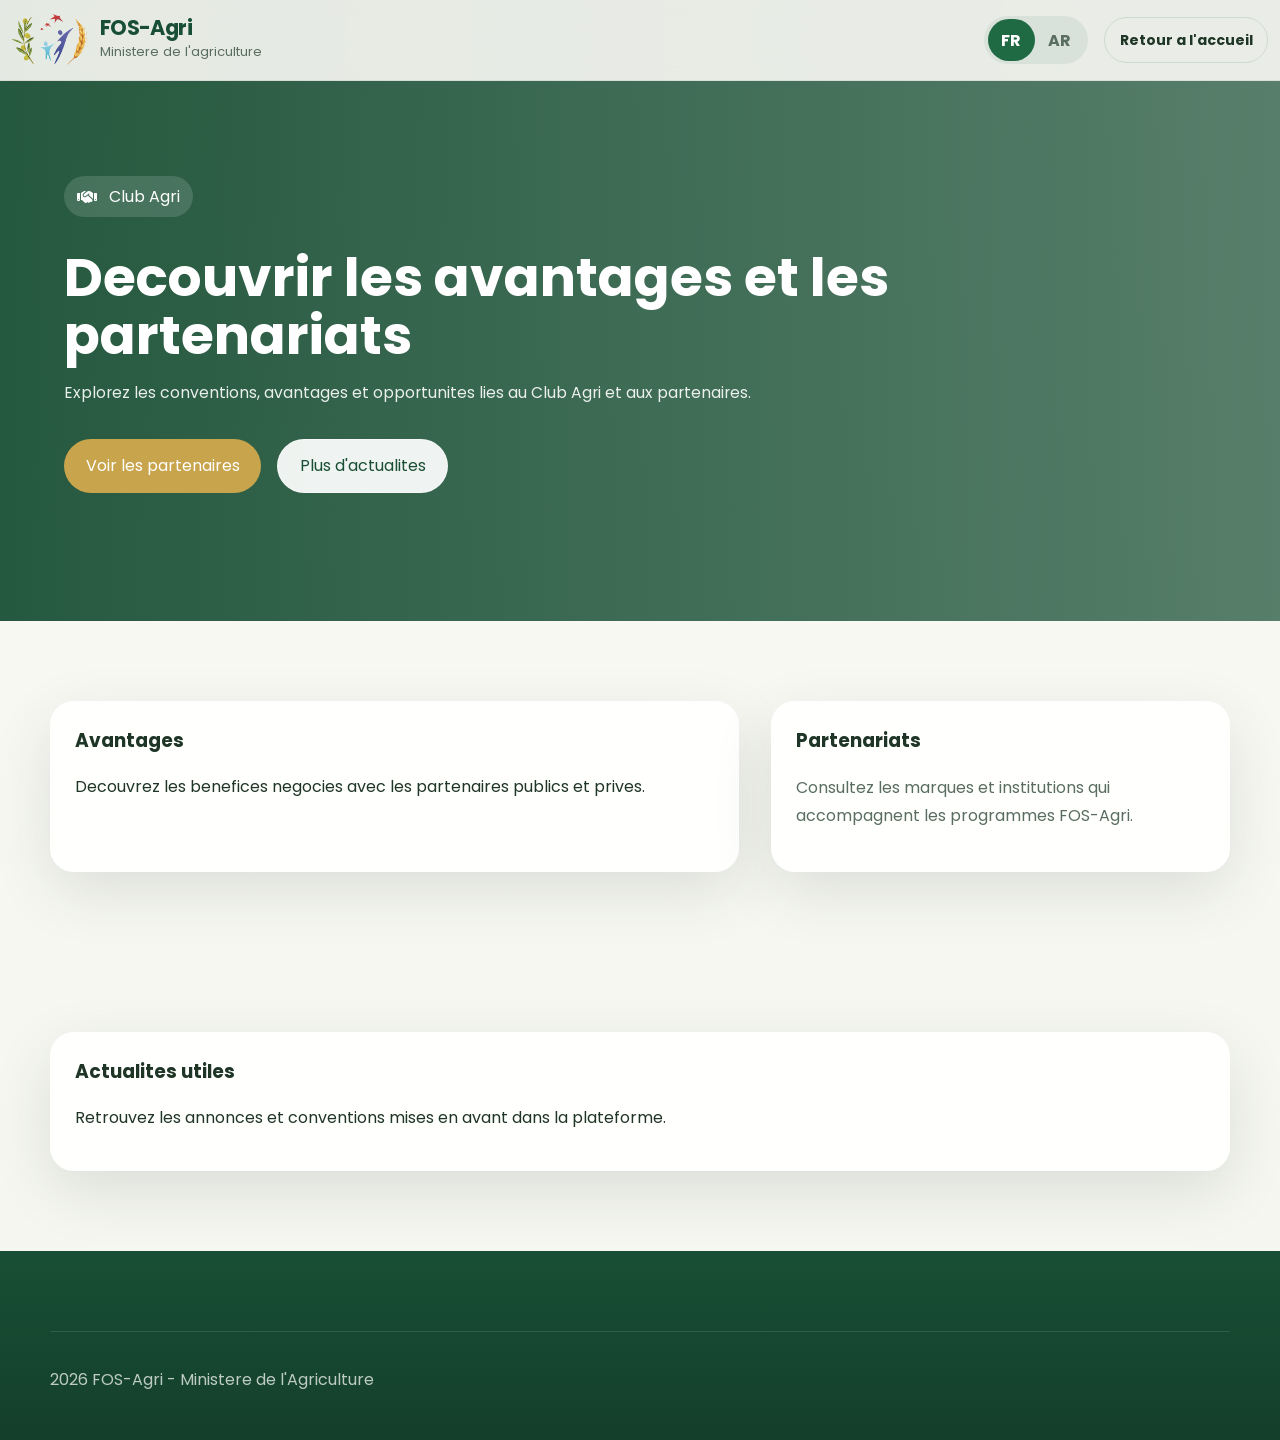
<file: club-agri.html>
<!doctype html>
<html lang="fr">
  <head>
    <meta charset="utf-8" />
    <meta name="viewport" content="width=device-width, initial-scale=1" />
    <title>FOS-Agri | Club Agri</title>
    <link rel="preconnect" href="https://fonts.googleapis.com" />
    <link rel="preconnect" href="https://fonts.gstatic.com" crossorigin />
    <link href="https://fonts.googleapis.com/css2?family=Poppins:wght@400;500;600;700;800&family=Tajawal:wght@400;500;700;800&display=swap" rel="stylesheet" />
    <link rel="stylesheet" href="https://cdnjs.cloudflare.com/ajax/libs/font-awesome/6.5.2/css/all.min.css" />
    <link rel="stylesheet" href="assets/styles.css" />
  </head>
  <body class="service-page" data-page="special">
    <header class="site-header" id="top">
      <div class="container nav-shell">
        <a class="brand" href="index.html" aria-label="FOS-Agri accueil">
          <span class="brand-mark"><img src="logo.png" alt="Logo FOS-Agri" /></span>
          <span class="brand-copy"><strong>FOS-Agri</strong><small data-i18n="brand.subtitle"></small></span>
        </a>
        <div class="nav-actions">
          <div class="lang-toggle" role="group" aria-label="Choix de langue">
            <button class="lang-btn is-active" type="button" data-lang="fr">FR</button>
            <button class="lang-btn" type="button" data-lang="ar">AR</button>
          </div>
          <a class="member-link" href="index.html" data-i18n="pages.club.back"></a>
        </div>
      </div>
    </header>
    <main>
      <section class="hero service-hero">
        <div class="hero-media" aria-hidden="true"></div>
        <div class="container hero-content">
          <div class="service-meta"><i class="fa-solid fa-handshake"></i><span data-i18n="pages.club.kicker"></span></div>
          <h1 data-i18n="pages.club.title"></h1>
          <p class="hero-description" data-i18n="pages.club.intro"></p>
          <div class="hero-actions">
            <a class="btn btn-primary" href="index.html#partners" data-i18n="pages.club.cta"></a>
            <a class="btn btn-secondary" href="index.html#news" data-i18n="news.more"></a>
          </div>
        </div>
      </section>
      <section class="section">
        <div class="container service-layout">
          <article class="service-box">
            <h3 data-i18n="pages.club.card1Title"></h3>
            <p data-i18n="pages.club.card1Body"></p>
          </article>
          <aside class="service-summary">
            <h3 data-i18n="pages.club.card2Title"></h3>
            <p data-i18n="pages.club.card2Body"></p>
          </aside>
        </div>
      </section>
      <section class="section">
        <div class="container">
          <article class="service-box">
            <h3 data-i18n="pages.club.card3Title"></h3>
            <p data-i18n="pages.club.card3Body"></p>
          </article>
        </div>
      </section>
    </main>
    <footer class="site-footer">
      <div class="container footer-bottom">
        <p data-i18n="footer.copy"></p>
      </div>
    </footer>
    <script src="assets/data.js"></script>
    <script src="assets/app.js"></script>
  </body>
</html>
</file>
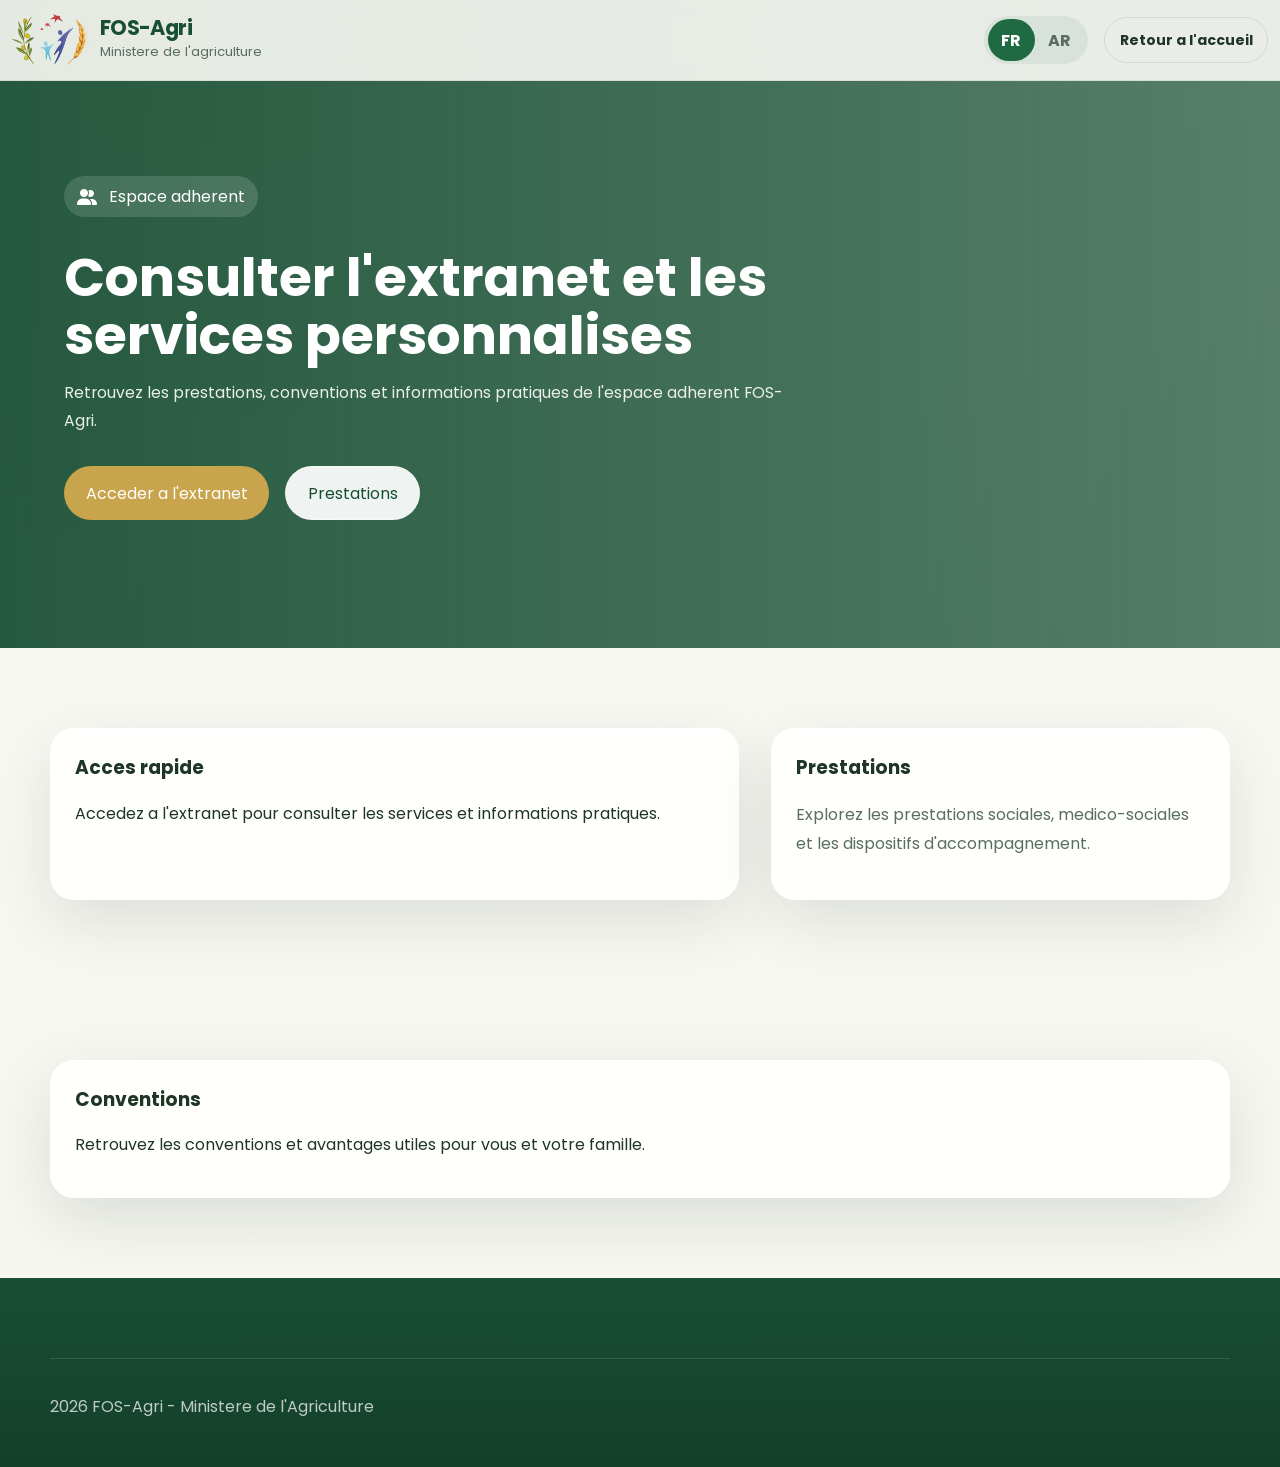
<file: espace-adherent.html>
<!doctype html>
<html lang="fr">

<head>
  <meta charset="utf-8" />
  <meta name="viewport" content="width=device-width, initial-scale=1" />
  <title>FOS-Agri | Espace adherent</title>
  <link rel="preconnect" href="https://fonts.googleapis.com" />
  <link rel="preconnect" href="https://fonts.gstatic.com" crossorigin />
  <link
    href="https://fonts.googleapis.com/css2?family=Poppins:wght@400;500;600;700;800&family=Tajawal:wght@400;500;700;800&display=swap"
    rel="stylesheet" />
  <link rel="stylesheet" href="https://cdnjs.cloudflare.com/ajax/libs/font-awesome/6.5.2/css/all.min.css" />
  <link rel="stylesheet" href="assets/styles.css" />
</head>

<body class="service-page" data-page="special">
  <header class="site-header" id="top">
    <div class="container nav-shell">
      <a class="brand" href="index.html" aria-label="FOS-Agri accueil">
        <span class="brand-mark"><img src="logo.png" alt="Logo FOS-Agri" /></span>
        <span class="brand-copy"><strong>FOS-Agri</strong><small data-i18n="brand.subtitle"></small></span>
      </a>
      <div class="nav-actions">
        <div class="lang-toggle" role="group" aria-label="Choix de langue">
          <button class="lang-btn is-active" type="button" data-lang="fr">FR</button>
          <button class="lang-btn" type="button" data-lang="ar">AR</button>
        </div>
        <a class="member-link" href="index.html" data-i18n="pages.adherent.back"></a>
      </div>
    </div>
  </header>
  <main>
    <section class="hero service-hero">
      <div class="hero-media" aria-hidden="true"></div>
      <div class="container hero-content">
        <div class="service-meta"><i class="fa-solid fa-user-group"></i><span data-i18n="pages.adherent.kicker"></span>
        </div>
        <h1 data-i18n="pages.adherent.title"></h1>
        <p class="hero-description" data-i18n="pages.adherent.intro"></p>
        <div class="hero-actions">
          <a class="btn btn-primary" href="#" data-i18n="pages.adherent.cta"></a>
          <a class="btn btn-secondary" href="index.html#services" data-i18n="nav.services"></a>
        </div>
      </div>
    </section>
    <section class="section">
      <div class="container service-layout">
        <article class="service-box">
          <h3 data-i18n="pages.adherent.card1Title"></h3>
          <p data-i18n="pages.adherent.card1Body"></p>
        </article>
        <aside class="service-summary">
          <h3 data-i18n="pages.adherent.card2Title"></h3>
          <p data-i18n="pages.adherent.card2Body"></p>
        </aside>
      </div>
    </section>
    <section class="section">
      <div class="container">
        <article class="service-box">
          <h3 data-i18n="pages.adherent.card3Title"></h3>
          <p data-i18n="pages.adherent.card3Body"></p>
        </article>
      </div>
    </section>
  </main>
  <footer class="site-footer">
    <div class="container footer-bottom">
      <p data-i18n="footer.copy"></p>
    </div>
  </footer>
  <script src="assets/data.js"></script>
  <script src="assets/app.js"></script>
</body>

</html>
</file>
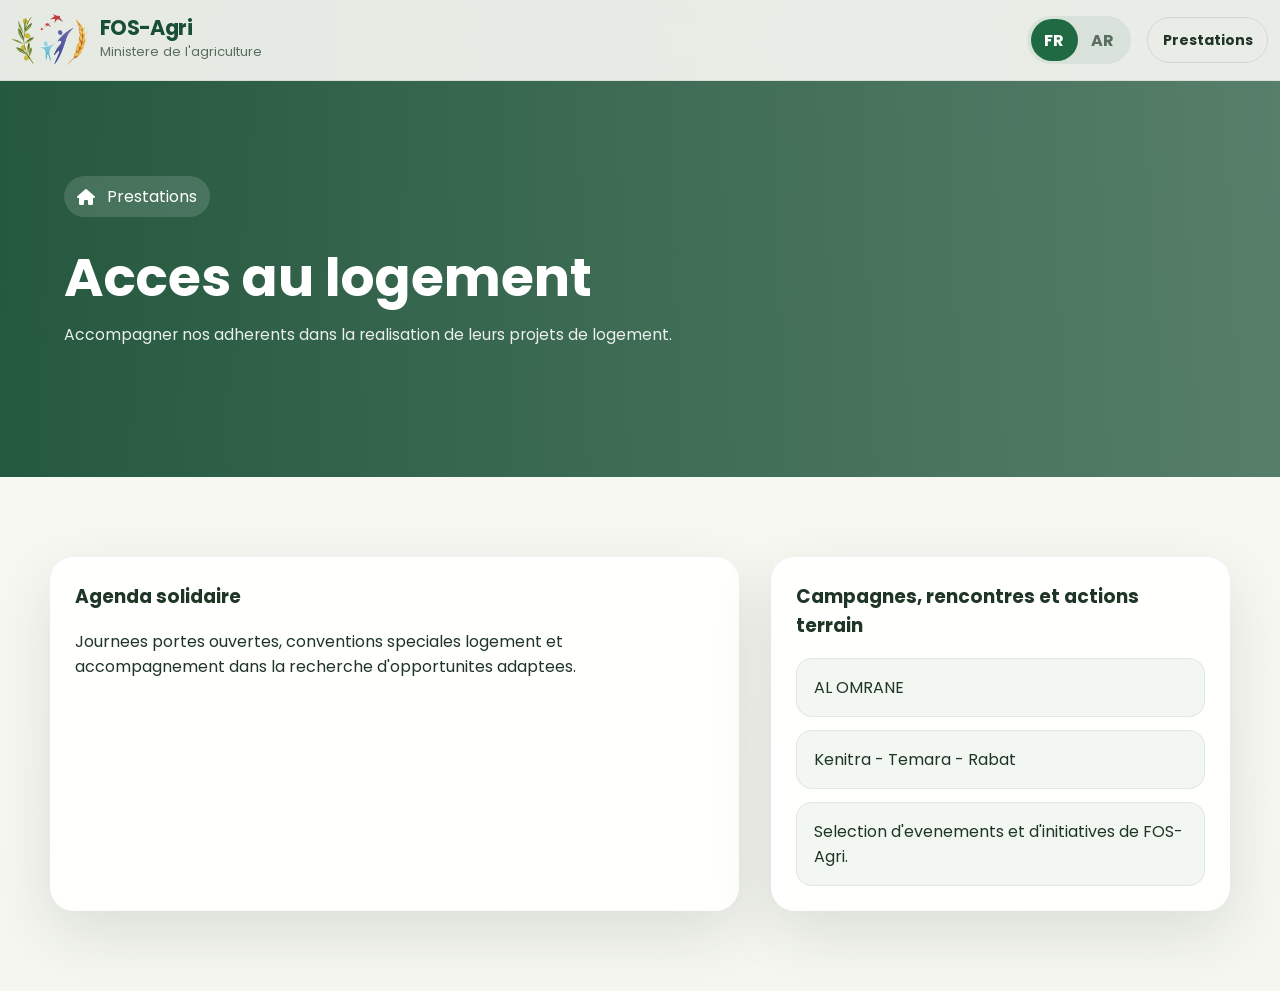
<file: services/acces-logement.html>
<!doctype html>
<html lang="fr">
  <head>
    <meta charset="utf-8" />
    <meta name="viewport" content="width=device-width, initial-scale=1" />
    <title>FOS-Agri | Acces au logement</title>
    <link rel="preconnect" href="https://fonts.googleapis.com" />
    <link rel="preconnect" href="https://fonts.gstatic.com" crossorigin />
    <link href="https://fonts.googleapis.com/css2?family=Poppins:wght@400;500;600;700;800&family=Tajawal:wght@400;500;700;800&display=swap" rel="stylesheet" />
    <link rel="stylesheet" href="https://cdnjs.cloudflare.com/ajax/libs/font-awesome/6.5.2/css/all.min.css" />
    <link rel="stylesheet" href="../assets/styles.css" />
  </head>
  <body class="service-page" data-page="service" data-service="logement">
    <header class="site-header">
      <div class="container nav-shell">
        <a class="brand" href="../index.html"><span class="brand-mark"><img src="../logo.png" alt="Logo FOS-Agri" /></span><span class="brand-copy"><strong>FOS-Agri</strong><small data-i18n="brand.subtitle"></small></span></a>
        <div class="nav-actions">
          <div class="lang-toggle" role="group" aria-label="Choix de langue"><button class="lang-btn is-active" type="button" data-lang="fr">FR</button><button class="lang-btn" type="button" data-lang="ar">AR</button></div>
          <a class="member-link" href="../index.html#services" data-i18n="nav.services"></a>
        </div>
      </div>
    </header>
    <main>
      <section class="hero service-hero">
        <div class="hero-media" aria-hidden="true"></div>
        <div class="container hero-content">
          <div class="service-meta"><i id="service-icon" class="fa-solid fa-house"></i><span data-i18n="services.tag"></span></div>
          <h1 id="service-title"></h1>
          <p class="hero-description" id="service-description"></p>
        </div>
      </section>
      <section class="section">
        <div class="container service-layout">
          <article class="service-box">
            <h3 data-i18n="events.tag"></h3>
            <p id="service-detail"></p>
          </article>
          <aside class="service-summary">
            <h3 data-i18n="events.title"></h3>
            <ul class="service-list">
              <li>AL OMRANE</li>
              <li>Kenitra - Temara - Rabat</li>
              <li><a href="../index.html#events" data-i18n="events.subtitle"></a></li>
            </ul>
          </aside>
        </div>
      </section>
    </main>
    <script src="../assets/data.js"></script>
    <script src="../assets/app.js"></script>
  </body>
</html>
</file>
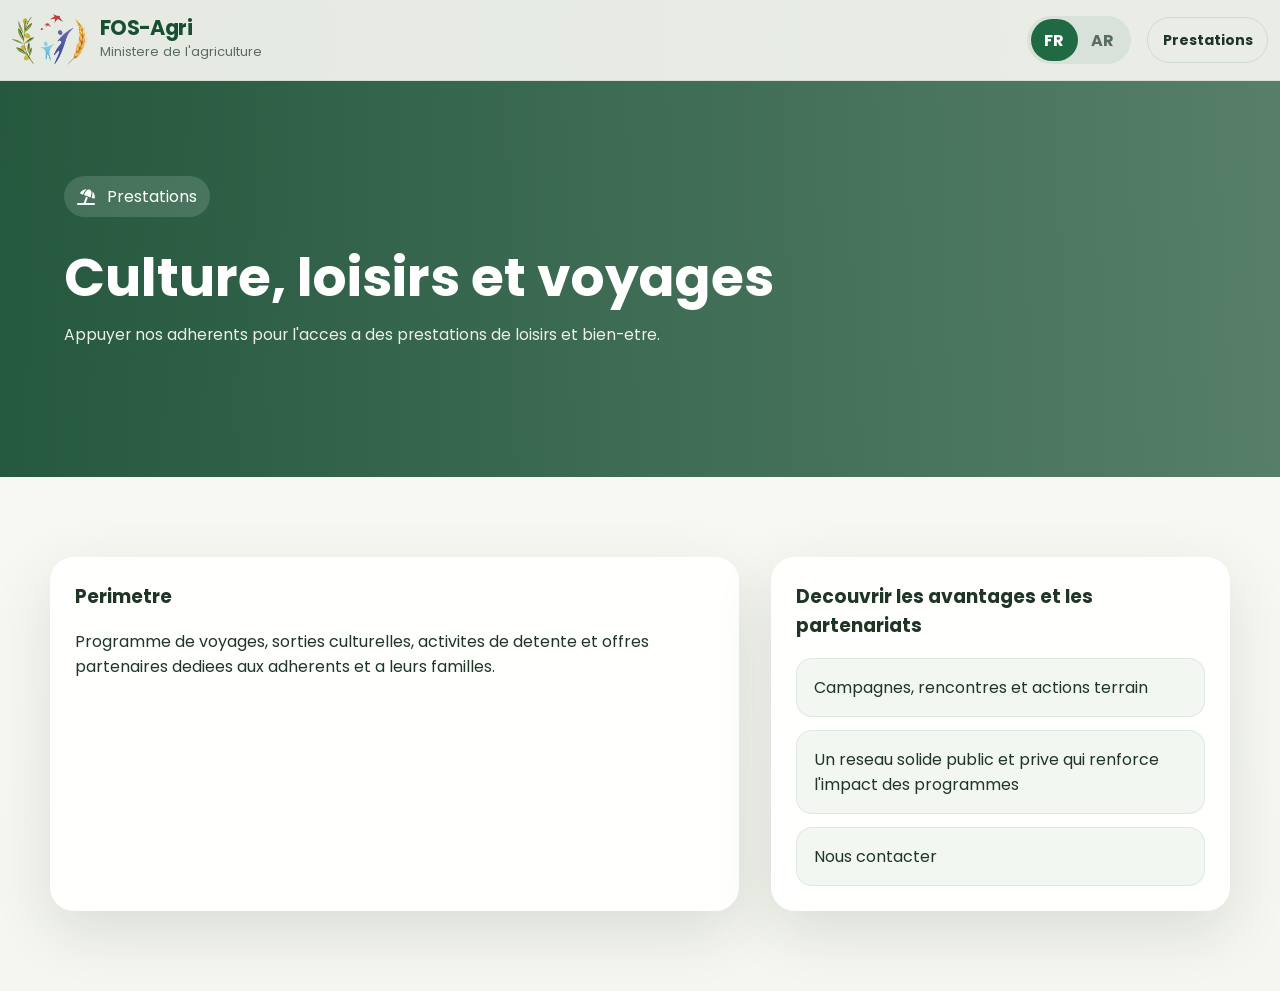
<file: services/culture-loisirs-voyages.html>
<!doctype html>
<html lang="fr">
  <head>
    <meta charset="utf-8" />
    <meta name="viewport" content="width=device-width, initial-scale=1" />
    <title>FOS-Agri | Culture, loisirs et voyages</title>
    <link rel="preconnect" href="https://fonts.googleapis.com" />
    <link rel="preconnect" href="https://fonts.gstatic.com" crossorigin />
    <link href="https://fonts.googleapis.com/css2?family=Poppins:wght@400;500;600;700;800&family=Tajawal:wght@400;500;700;800&display=swap" rel="stylesheet" />
    <link rel="stylesheet" href="https://cdnjs.cloudflare.com/ajax/libs/font-awesome/6.5.2/css/all.min.css" />
    <link rel="stylesheet" href="../assets/styles.css" />
  </head>
  <body class="service-page" data-page="service" data-service="culture">
    <header class="site-header">
      <div class="container nav-shell">
        <a class="brand" href="../index.html"><span class="brand-mark"><img src="../logo.png" alt="Logo FOS-Agri" /></span><span class="brand-copy"><strong>FOS-Agri</strong><small data-i18n="brand.subtitle"></small></span></a>
        <div class="nav-actions">
          <div class="lang-toggle" role="group" aria-label="Choix de langue"><button class="lang-btn is-active" type="button" data-lang="fr">FR</button><button class="lang-btn" type="button" data-lang="ar">AR</button></div>
          <a class="member-link" href="../index.html#services" data-i18n="nav.services"></a>
        </div>
      </div>
    </header>
    <main>
      <section class="hero service-hero">
        <div class="hero-media" aria-hidden="true"></div>
        <div class="container hero-content">
          <div class="service-meta"><i id="service-icon" class="fa-solid fa-umbrella-beach"></i><span data-i18n="services.tag"></span></div>
          <h1 id="service-title"></h1>
          <p class="hero-description" id="service-description"></p>
        </div>
      </section>
      <section class="section">
        <div class="container service-layout">
          <article class="service-box">
            <h3 data-i18n="about.scopeTitle"></h3>
            <p id="service-detail"></p>
          </article>
          <aside class="service-summary">
            <h3 data-i18n="member.clubTitle"></h3>
            <ul class="service-list">
              <li><a href="../index.html#events" data-i18n="events.title"></a></li>
              <li><a href="../index.html#partners" data-i18n="partners.title"></a></li>
              <li><a href="../index.html#contact" data-i18n="hero.ctaContact"></a></li>
            </ul>
          </aside>
        </div>
      </section>
    </main>
    <script src="../assets/data.js"></script>
    <script src="../assets/app.js"></script>
  </body>
</html>
</file>
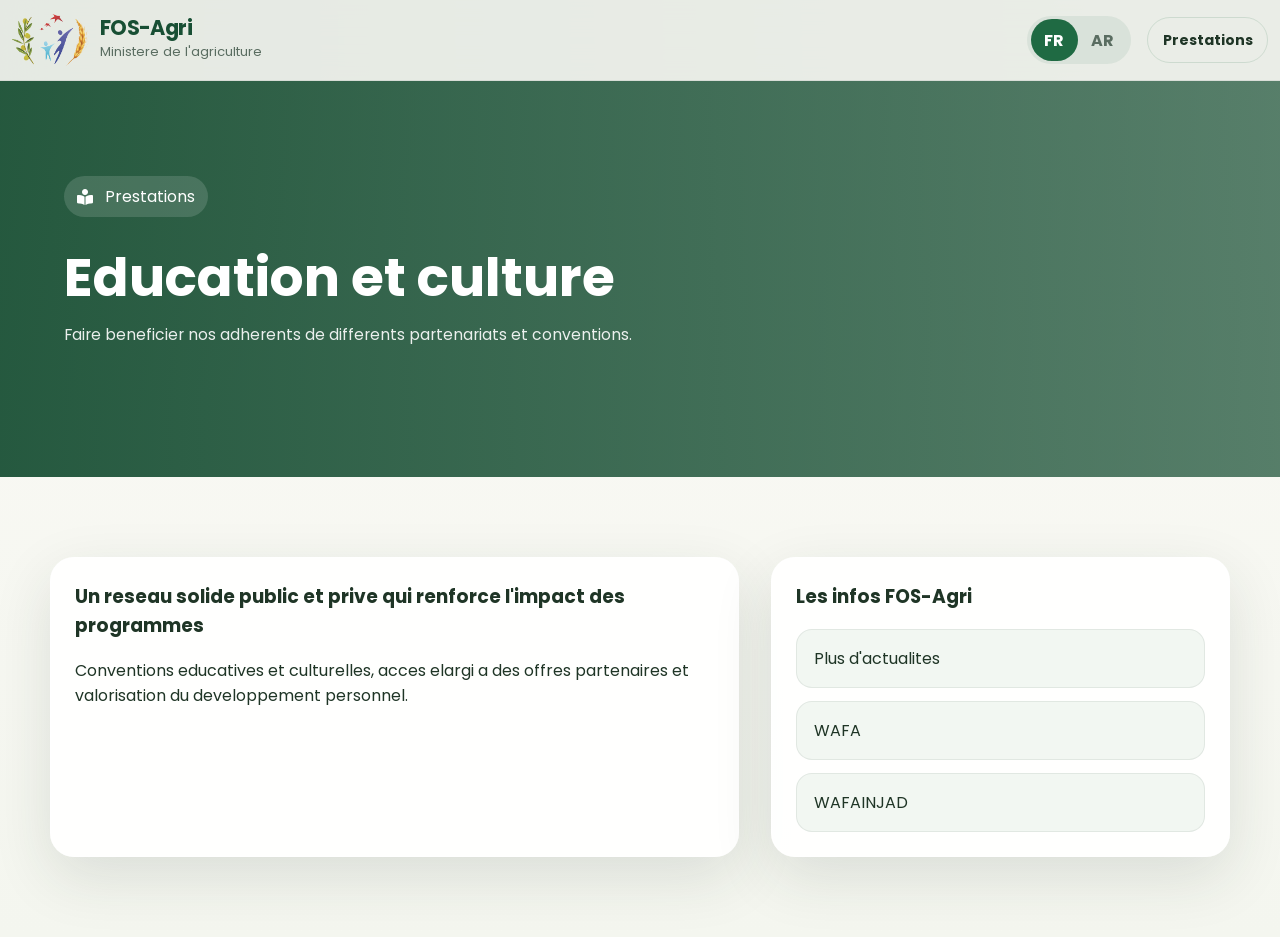
<file: services/education-culture.html>
<!doctype html>
<html lang="fr">
  <head>
    <meta charset="utf-8" />
    <meta name="viewport" content="width=device-width, initial-scale=1" />
    <title>FOS-Agri | Education et culture</title>
    <link rel="preconnect" href="https://fonts.googleapis.com" />
    <link rel="preconnect" href="https://fonts.gstatic.com" crossorigin />
    <link href="https://fonts.googleapis.com/css2?family=Poppins:wght@400;500;600;700;800&family=Tajawal:wght@400;500;700;800&display=swap" rel="stylesheet" />
    <link rel="stylesheet" href="https://cdnjs.cloudflare.com/ajax/libs/font-awesome/6.5.2/css/all.min.css" />
    <link rel="stylesheet" href="../assets/styles.css" />
  </head>
  <body class="service-page" data-page="service" data-service="education">
    <header class="site-header">
      <div class="container nav-shell">
        <a class="brand" href="../index.html"><span class="brand-mark"><img src="../logo.png" alt="Logo FOS-Agri" /></span><span class="brand-copy"><strong>FOS-Agri</strong><small data-i18n="brand.subtitle"></small></span></a>
        <div class="nav-actions">
          <div class="lang-toggle" role="group" aria-label="Choix de langue"><button class="lang-btn is-active" type="button" data-lang="fr">FR</button><button class="lang-btn" type="button" data-lang="ar">AR</button></div>
          <a class="member-link" href="../index.html#services" data-i18n="nav.services"></a>
        </div>
      </div>
    </header>
    <main>
      <section class="hero service-hero">
        <div class="hero-media" aria-hidden="true"></div>
        <div class="container hero-content">
          <div class="service-meta"><i id="service-icon" class="fa-solid fa-book-open-reader"></i><span data-i18n="services.tag"></span></div>
          <h1 id="service-title"></h1>
          <p class="hero-description" id="service-description"></p>
        </div>
      </section>
      <section class="section">
        <div class="container service-layout">
          <article class="service-box">
            <h3 data-i18n="partners.title"></h3>
            <p id="service-detail"></p>
          </article>
          <aside class="service-summary">
            <h3 data-i18n="news.title"></h3>
            <ul class="service-list">
              <li><a href="../index.html#news" data-i18n="news.more"></a></li>
              <li><a href="../index.html#partners">WAFA</a></li>
              <li><a href="../index.html#partners">WAFAINJAD</a></li>
            </ul>
          </aside>
        </div>
      </section>
    </main>
    <script src="../assets/data.js"></script>
    <script src="../assets/app.js"></script>
  </body>
</html>
</file>
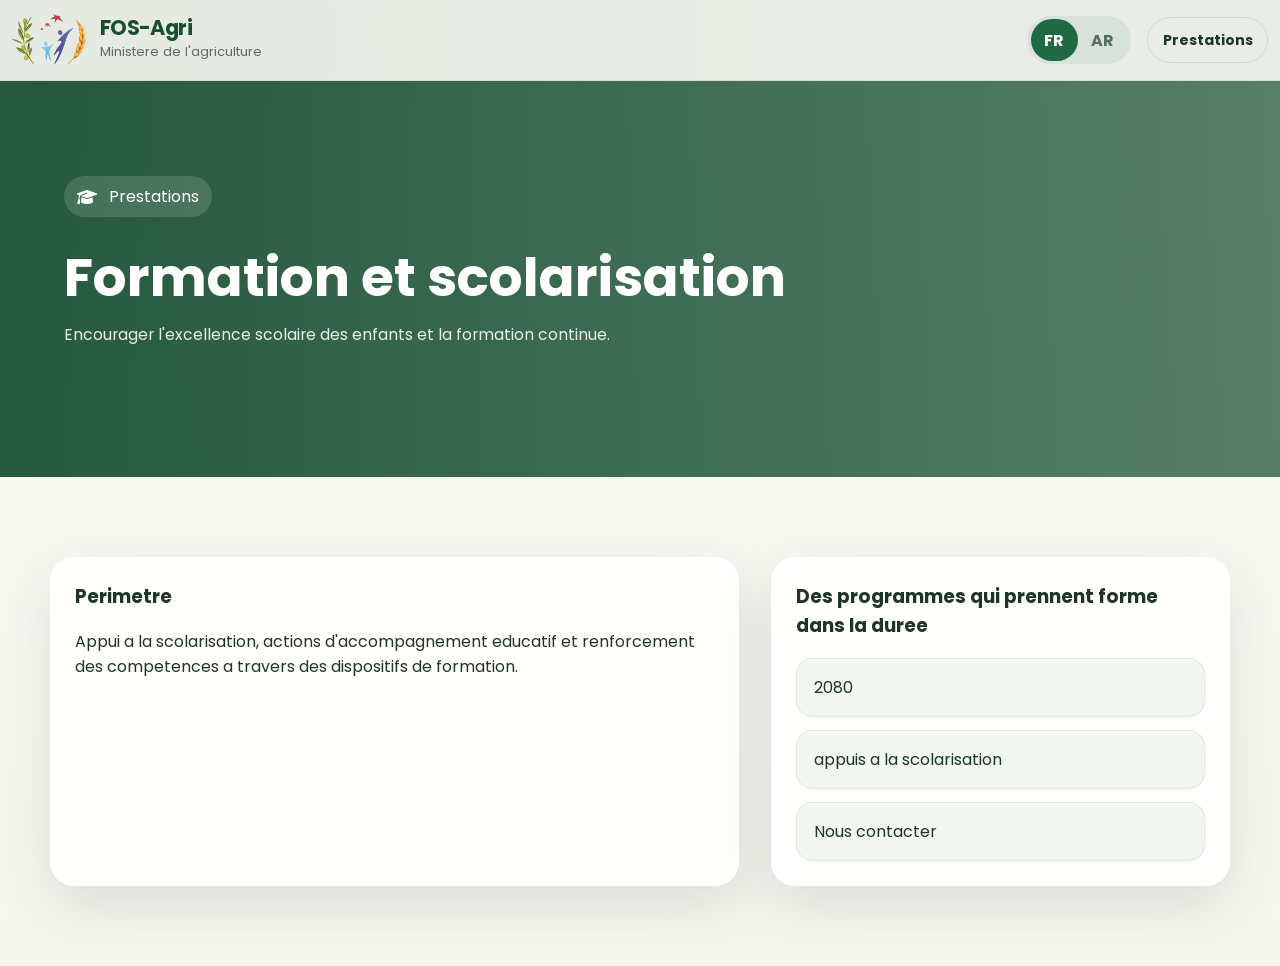
<file: services/formation-scolarisation.html>
<!doctype html>
<html lang="fr">
  <head>
    <meta charset="utf-8" />
    <meta name="viewport" content="width=device-width, initial-scale=1" />
    <title>FOS-Agri | Formation et scolarisation</title>
    <link rel="preconnect" href="https://fonts.googleapis.com" />
    <link rel="preconnect" href="https://fonts.gstatic.com" crossorigin />
    <link href="https://fonts.googleapis.com/css2?family=Poppins:wght@400;500;600;700;800&family=Tajawal:wght@400;500;700;800&display=swap" rel="stylesheet" />
    <link rel="stylesheet" href="https://cdnjs.cloudflare.com/ajax/libs/font-awesome/6.5.2/css/all.min.css" />
    <link rel="stylesheet" href="../assets/styles.css" />
  </head>
  <body class="service-page" data-page="service" data-service="formation">
    <header class="site-header">
      <div class="container nav-shell">
        <a class="brand" href="../index.html"><span class="brand-mark"><img src="../logo.png" alt="Logo FOS-Agri" /></span><span class="brand-copy"><strong>FOS-Agri</strong><small data-i18n="brand.subtitle"></small></span></a>
        <div class="nav-actions">
          <div class="lang-toggle" role="group" aria-label="Choix de langue"><button class="lang-btn is-active" type="button" data-lang="fr">FR</button><button class="lang-btn" type="button" data-lang="ar">AR</button></div>
          <a class="member-link" href="../index.html#services" data-i18n="nav.services"></a>
        </div>
      </div>
    </header>
    <main>
      <section class="hero service-hero">
        <div class="hero-media" aria-hidden="true"></div>
        <div class="container hero-content">
          <div class="service-meta"><i id="service-icon" class="fa-solid fa-graduation-cap"></i><span data-i18n="services.tag"></span></div>
          <h1 id="service-title"></h1>
          <p class="hero-description" id="service-description"></p>
        </div>
      </section>
      <section class="section">
        <div class="container service-layout">
          <article class="service-box">
            <h3 data-i18n="about.scopeTitle"></h3>
            <p id="service-detail"></p>
          </article>
          <aside class="service-summary">
            <h3 data-i18n="stats.title"></h3>
            <ul class="service-list">
              <li>2080</li>
              <li><a href="../index.html#stats" data-i18n="stats.school.label"></a></li>
              <li><a href="../index.html#contact" data-i18n="hero.ctaContact"></a></li>
            </ul>
          </aside>
        </div>
      </section>
    </main>
    <script src="../assets/data.js"></script>
    <script src="../assets/app.js"></script>
  </body>
</html>
</file>
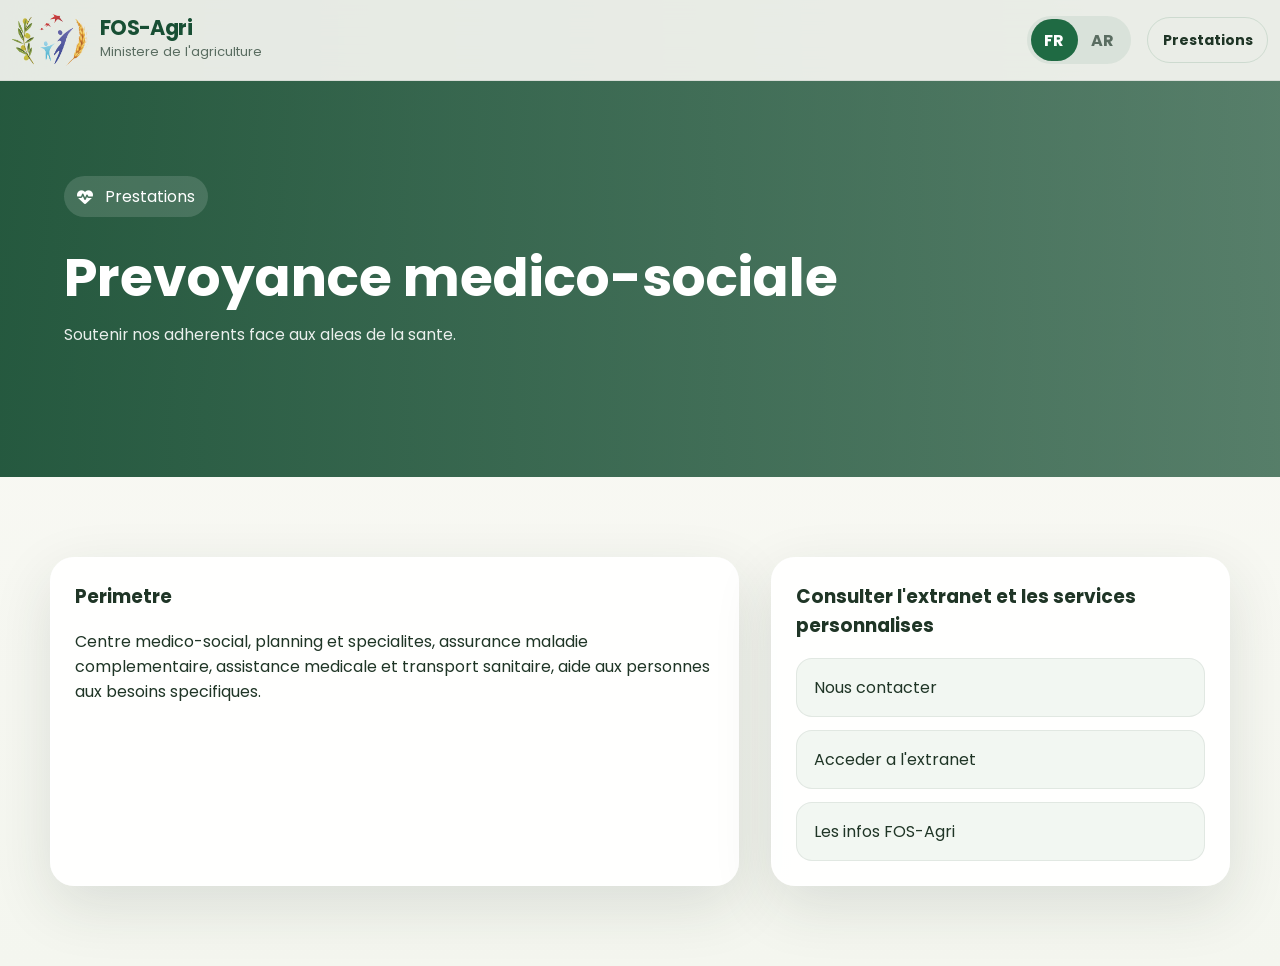
<file: services/prevoyance.html>
<!doctype html>
<html lang="fr">
  <head>
    <meta charset="utf-8" />
    <meta name="viewport" content="width=device-width, initial-scale=1" />
    <title>FOS-Agri | Prevoyance medico-sociale</title>
    <link rel="preconnect" href="https://fonts.googleapis.com" />
    <link rel="preconnect" href="https://fonts.gstatic.com" crossorigin />
    <link href="https://fonts.googleapis.com/css2?family=Poppins:wght@400;500;600;700;800&family=Tajawal:wght@400;500;700;800&display=swap" rel="stylesheet" />
    <link rel="stylesheet" href="https://cdnjs.cloudflare.com/ajax/libs/font-awesome/6.5.2/css/all.min.css" />
    <link rel="stylesheet" href="../assets/styles.css" />
  </head>
  <body class="service-page" data-page="service" data-service="prevoyance">
    <header class="site-header">
      <div class="container nav-shell">
        <a class="brand" href="../index.html"><span class="brand-mark"><img src="../logo.png" alt="Logo FOS-Agri" /></span><span class="brand-copy"><strong>FOS-Agri</strong><small data-i18n="brand.subtitle"></small></span></a>
        <div class="nav-actions">
          <div class="lang-toggle" role="group" aria-label="Choix de langue"><button class="lang-btn is-active" type="button" data-lang="fr">FR</button><button class="lang-btn" type="button" data-lang="ar">AR</button></div>
          <a class="member-link" href="../index.html#services" data-i18n="nav.services"></a>
        </div>
      </div>
    </header>
    <main>
      <section class="hero service-hero">
        <div class="hero-media" aria-hidden="true"></div>
        <div class="container hero-content">
          <div class="service-meta"><i id="service-icon" class="fa-solid fa-heart-pulse"></i><span data-i18n="services.tag"></span></div>
          <h1 id="service-title"></h1>
          <p class="hero-description" id="service-description"></p>
        </div>
      </section>
      <section class="section">
        <div class="container service-layout">
          <article class="service-box">
            <h3 data-i18n="about.scopeTitle"></h3>
            <p id="service-detail"></p>
          </article>
          <aside class="service-summary">
            <h3 data-i18n="member.memberTitle"></h3>
            <ul class="service-list">
              <li><a href="../index.html#contact" data-i18n="hero.ctaContact"></a></li>
              <li><a href="../index.html#member-space" data-i18n="member.memberCta"></a></li>
              <li><a href="../index.html#news" data-i18n="news.title"></a></li>
            </ul>
          </aside>
        </div>
      </section>
    </main>
    <script src="../assets/data.js"></script>
    <script src="../assets/app.js"></script>
  </body>
</html>
</file>
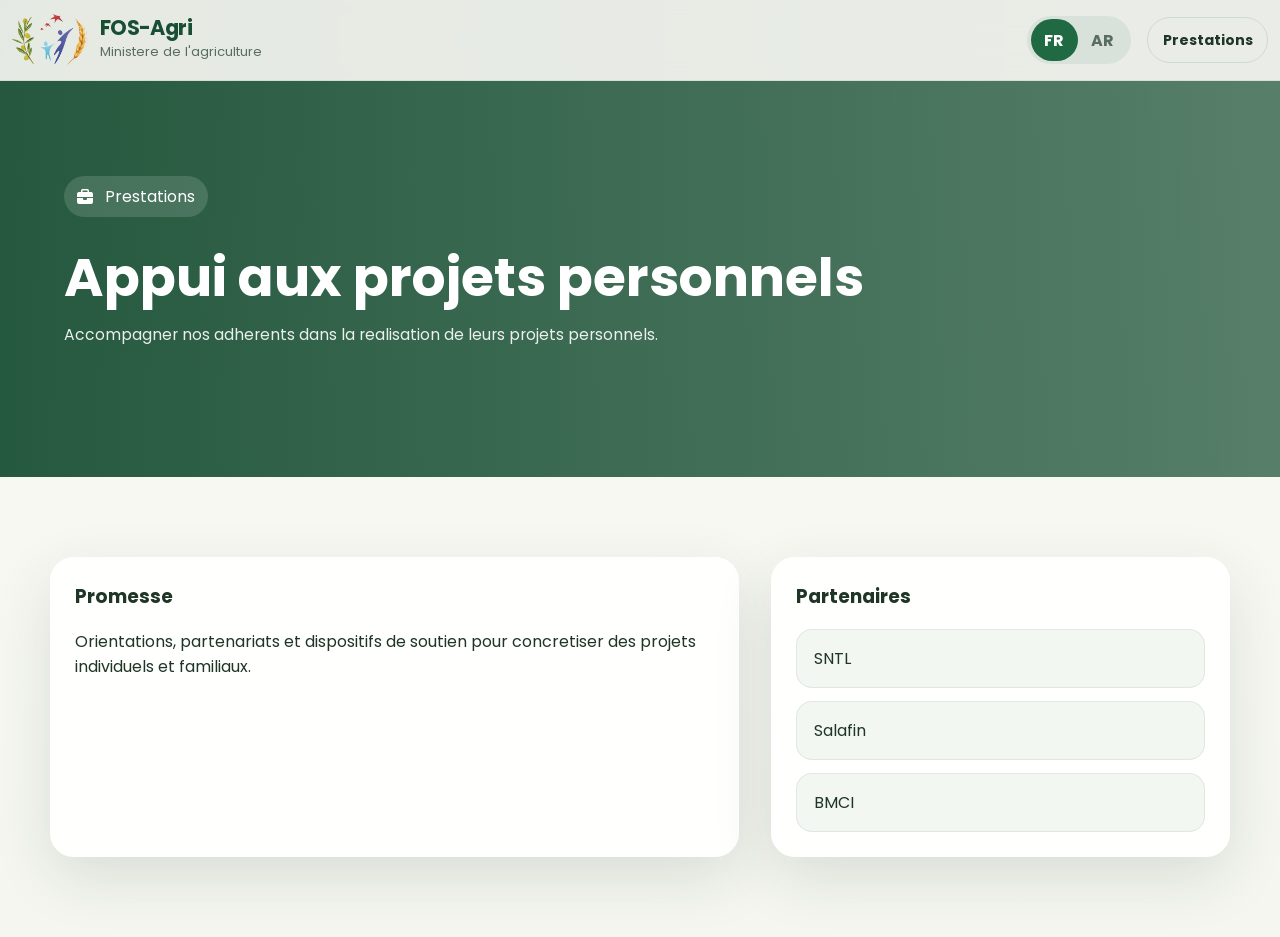
<file: services/projets-personnels.html>
<!doctype html>
<html lang="fr">
  <head>
    <meta charset="utf-8" />
    <meta name="viewport" content="width=device-width, initial-scale=1" />
    <title>FOS-Agri | Appui aux projets personnels</title>
    <link rel="preconnect" href="https://fonts.googleapis.com" />
    <link rel="preconnect" href="https://fonts.gstatic.com" crossorigin />
    <link href="https://fonts.googleapis.com/css2?family=Poppins:wght@400;500;600;700;800&family=Tajawal:wght@400;500;700;800&display=swap" rel="stylesheet" />
    <link rel="stylesheet" href="https://cdnjs.cloudflare.com/ajax/libs/font-awesome/6.5.2/css/all.min.css" />
    <link rel="stylesheet" href="../assets/styles.css" />
  </head>
  <body class="service-page" data-page="service" data-service="projets">
    <header class="site-header">
      <div class="container nav-shell">
        <a class="brand" href="../index.html"><span class="brand-mark"><img src="../logo.png" alt="Logo FOS-Agri" /></span><span class="brand-copy"><strong>FOS-Agri</strong><small data-i18n="brand.subtitle"></small></span></a>
        <div class="nav-actions">
          <div class="lang-toggle" role="group" aria-label="Choix de langue"><button class="lang-btn is-active" type="button" data-lang="fr">FR</button><button class="lang-btn" type="button" data-lang="ar">AR</button></div>
          <a class="member-link" href="../index.html#services" data-i18n="nav.services"></a>
        </div>
      </div>
    </header>
    <main>
      <section class="hero service-hero">
        <div class="hero-media" aria-hidden="true"></div>
        <div class="container hero-content">
          <div class="service-meta"><i id="service-icon" class="fa-solid fa-briefcase"></i><span data-i18n="services.tag"></span></div>
          <h1 id="service-title"></h1>
          <p class="hero-description" id="service-description"></p>
        </div>
      </section>
      <section class="section">
        <div class="container service-layout">
          <article class="service-box">
            <h3 data-i18n="about.promiseTitle"></h3>
            <p id="service-detail"></p>
          </article>
          <aside class="service-summary">
            <h3 data-i18n="partners.tag"></h3>
            <ul class="service-list">
              <li><a href="../index.html#partners">SNTL</a></li>
              <li><a href="../index.html#partners">Salafin</a></li>
              <li><a href="../index.html#partners">BMCI</a></li>
            </ul>
          </aside>
        </div>
      </section>
    </main>
    <script src="../assets/data.js"></script>
    <script src="../assets/app.js"></script>
  </body>
</html>
</file>
<file: assets/styles.css>
:root {
  --bg: #f7f4eb;
  --surface: #ffffff;
  --surface-soft: #f2f7f2;
  --text: #1f3526;
  --muted: #5a6d61;
  --green: #1f6a43;
  --green-deep: #184f34;
  --gold: #c8a44d;
  --line: rgba(31, 53, 38, 0.12);
  --shadow: 0 20px 60px rgba(31, 53, 38, 0.12);
  --radius: 24px;
}

* {
  box-sizing: border-box;
}

html {
  scroll-behavior: smooth;
  overflow-x: hidden;
}

body {
  margin: 0;
  font-family: "Poppins", sans-serif;
  color: var(--text);
  overflow-x: hidden;
  background:
    radial-gradient(circle at top left, rgba(200, 164, 77, 0.2), transparent 28%),
    linear-gradient(180deg, #fbfaf6 0%, #f4f6ef 100%);
}

html[dir="rtl"] body {
  font-family: "Tajawal", sans-serif;
}

/* Always display phone numbers left-to-right regardless of page language */
a[href^="tel:"] span,
[class*="phone"] span,
.phone-number {
  direction: ltr;
  unicode-bidi: isolate;
  display: inline-block;
}

a {
  color: inherit;
  text-decoration: none;
}

img {
  display: block;
  max-width: 100%;
}

button,
input,
textarea {
  font: inherit;
}

.skip-link {
  position: absolute;
  width: 1px;
  height: 1px;
  padding: 0;
  margin: -1px;
  overflow: hidden;
  clip: rect(0, 0, 0, 0);
  white-space: nowrap;
  border: 0;
}

.skip-link:focus {
  position: fixed;
  width: auto;
  height: auto;
  clip: auto;
  white-space: normal;
  left: 1rem;
  top: 1rem;
  z-index: 200;
  background: var(--green);
  color: #fff;
  padding: 0.75rem 1rem;
  border-radius: 999px;
  margin: 0;
}

.container {
  width: min(1180px, calc(100% - 2rem));
  margin: 0 auto;
}

.section {
  padding: 5rem 0;
}

.section-head {
  display: flex;
  align-items: end;
  justify-content: space-between;
  gap: 1.5rem;
  margin-bottom: 2rem;
}

.section-head h2,
.intro h2,
.map-section h2,
.member-card h2,
.contact-section h2,
.service-hero h1 {
  margin: 0.35rem 0 0;
  font-size: clamp(2rem, 3vw, 3rem);
  line-height: 1.1;
}

.section-copy,
.intro p,
.member-card p,
.contact-section p,
.service-summary p {
  color: var(--muted);
  line-height: 1.8;
}

.section-tag {
  display: inline-flex;
  align-items: center;
  gap: 0.5rem;
  color: var(--green);
  font-size: 0.85rem;
  font-weight: 700;
  letter-spacing: 0.18em;
  text-transform: uppercase;
}

.section-tag::before {
  content: "";
  width: 0.75rem;
  height: 0.75rem;
  border-radius: 999px;
  background: var(--gold);
}

.section-tag.light {
  color: #fff;
}

.section-tag.light::before {
  background: #fff;
}

.section-link {
  color: var(--green);
  font-weight: 700;
}

.btn {
  display: inline-flex;
  align-items: center;
  justify-content: center;
  min-height: 3rem;
  padding: 0.85rem 1.35rem;
  border-radius: 999px;
  transition: transform 0.2s ease, background-color 0.2s ease, color 0.2s ease, border-color 0.2s ease;
}

.btn:hover,
.btn:focus-visible,
.service-card:hover,
.news-card:hover,
.timeline-card:hover,
.stat-card:hover,
.partner-card:hover {
  transform: translateY(-2px);
}

.btn-primary {
  background: var(--gold);
  color: #fff;
}

.btn-secondary {
  background: rgba(255, 255, 255, 0.92);
  border: 1px solid rgba(255, 255, 255, 0.45);
  color: var(--green-deep);
}

.btn-light,
.btn-outline-light {
  border: 1px solid rgba(255, 255, 255, 0.35);
  color: #fff;
}

.btn-light {
  background: rgba(255, 255, 255, 0.18);
}

.btn-outline-light {
  background: transparent;
}

.site-header {
  position: fixed;
  top: 0;
  left: 0;
  right: 0;
  width: 100%;
  z-index: 30;
  backdrop-filter: blur(18px);
  background: rgba(251, 250, 246, 0.9);
  border-bottom: 1px solid rgba(31, 53, 38, 0.08);
  transition: transform 0.3s ease-in-out;
}

.site-header.is-hidden {
  transform: translateY(-100%);
}

.nav-shell {
  display: flex;
  align-items: center;
  justify-content: space-between;
  gap: 0.75rem;
  min-height: 5rem;
  width: min(1480px, calc(100% - 1.5rem));
}

.brand {
  display: inline-flex;
  align-items: center;
  gap: 0.7rem;
  flex: 0 0 auto;
}

.brand-mark {
  display: grid;
  place-items: center;
  width: 4.8rem;
  height: 3.7rem;
  background: transparent;
  box-shadow: none;
  border-radius: 0;
  overflow: visible;
  flex: 0 0 auto;
}

.brand-mark img {
  width: 100%;
  height: 100%;
  object-fit: contain;
}

.brand-copy {
  display: flex;
  flex-direction: column;
}

.brand-copy strong {
  font-size: 1.3rem;
  line-height: 1;
  color: var(--green-deep);
  letter-spacing: -0.03em;
  white-space: nowrap;
}

.brand-copy small {
  color: var(--muted);
  font-size: 0.82rem;
  margin-top: 0.2rem;
  white-space: nowrap;
}

.site-nav {
  display: flex;
  align-items: center;
  gap: 0.3rem;
  flex: 1 1 auto;
  justify-content: center;
}

.site-nav a {
  color: var(--muted);
  font-weight: 600;
  white-space: nowrap;
  font-size: 0.88rem;
  position: relative;
  padding: 0.7rem 0.62rem;
  border-radius: 999px;
  transition: color 0.25s ease, background-color 0.25s ease, transform 0.25s ease, opacity 0.45s ease;
}

.site-nav a::after {
  content: "";
  position: absolute;
  inset: auto 0.62rem 0.35rem;
  height: 2px;
  background: linear-gradient(90deg, var(--gold), var(--green));
  transform: scaleX(0);
  transform-origin: center;
  transition: transform 0.25s ease;
}

.site-nav a:hover,
.site-nav a:focus-visible,
.member-link:hover,
.member-link:focus-visible,
.region-btn:hover,
.region-btn:focus-visible {
  color: var(--green);
}

.site-nav a:hover,
.site-nav a:focus-visible {
  background: rgba(31, 106, 67, 0.06);
  transform: translateY(-1px);
}

.site-nav a:hover::after,
.site-nav a:focus-visible::after {
  transform: scaleX(1);
}

.nav-actions {
  display: flex;
  align-items: center;
  gap: 1rem;
}

.lang-toggle {
  display: inline-flex;
  padding: 0.2rem;
  border-radius: 999px;
  background: rgba(31, 106, 67, 0.08);
}

.lang-btn {
  border: 0;
  background: transparent;
  color: var(--muted);
  padding: 0.55rem 0.85rem;
  border-radius: 999px;
  cursor: pointer;
  font-weight: 700;
}

.lang-btn.is-active {
  background: var(--green);
  color: #fff;
}

.member-link {
  padding: 0.72rem 0.9rem;
  border-radius: 999px;
  border: 1px solid rgba(31, 106, 67, 0.14);
  font-weight: 700;
  white-space: nowrap;
  font-size: 0.88rem;
}

.mobile-only {
  display: none;
}

.menu-toggle {
  display: none;
  width: 2.9rem;
  height: 2.9rem;
  border-radius: 1rem;
  border: 1px solid var(--line);
  background: #fff;
  padding: 0.65rem;
  cursor: pointer;
}

.menu-toggle span {
  display: block;
  height: 2px;
  border-radius: 999px;
  background: var(--text);
}

.menu-toggle span+span {
  margin-top: 0.33rem;
}

.hero {
  position: relative;
  min-height: 88vh;
  display: grid;
  align-items: center;
  overflow: hidden;
}

.hero-media {
  position: absolute;
  inset: 0;
}

.hero-slides,
.hero-slide,
.hero-overlay {
  position: absolute;
  inset: 0;
}

.hero-slide {
  opacity: 0;
  transform: scale(1.08);
  background-position: center;
  background-size: cover;
  transition: opacity 1s ease, transform 6s ease;
}

.hero-slide.is-active {
  opacity: 1;
  transform: scale(1);
}

.hero-overlay {
  background:
    linear-gradient(90deg, rgba(24, 79, 52, 0.92) 0%, rgba(24, 79, 52, 0.78) 42%, rgba(24, 79, 52, 0.28) 100%),
    linear-gradient(180deg, rgba(18, 43, 30, 0.2), rgba(18, 43, 30, 0.05));
}

.hero-content {
  position: relative;
  color: #fff;
  padding: 5rem 0;
  max-width: 72rem;
}

.site-header .brand,
.site-header .site-nav a,
.site-header .nav-actions {
  opacity: 0;
  transform: translateY(-18px);
  animation: headerDrop 0.7s ease forwards;
}

.site-header .brand {
  animation-delay: 0.08s;
}

.site-header .site-nav a:nth-child(1) {
  animation-delay: 0.12s;
}

.site-header .site-nav a:nth-child(2) {
  animation-delay: 0.17s;
}

.site-header .site-nav a:nth-child(3) {
  animation-delay: 0.22s;
}

.site-header .site-nav a:nth-child(4) {
  animation-delay: 0.27s;
}

.site-header .site-nav a:nth-child(5) {
  animation-delay: 0.32s;
}

.site-header .site-nav a:nth-child(6) {
  animation-delay: 0.37s;
}

.site-header .nav-actions {
  animation-delay: 0.42s;
}

.hero-content>* {
  opacity: 0;
  transform: translateY(26px);
  animation: heroRise 0.8s ease forwards;
}

.hero-content .eyebrow {
  animation-delay: 0.12s;
}

.hero-content h1 {
  animation-delay: 0.24s;
}

.hero-content .hero-description {
  animation-delay: 0.36s;
}

.hero-content .hero-actions {
  animation-delay: 0.48s;
}

.hero-content .hero-badges {
  animation-delay: 0.6s;
}

.hero-content .hero-dots {
  animation-delay: 0.72s;
}

.eyebrow {
  display: inline-flex;
  align-items: center;
  padding: 0.45rem 0.8rem;
  border-radius: 999px;
  background: rgba(255, 255, 255, 0.14);
  font-weight: 700;
  font-size: 0.92rem;
}

.hero h1 {
  max-width: 52rem;
  margin: 1rem 0 0.9rem;
  font-size: clamp(2rem, 4.2vw, 3.35rem);
  line-height: 1.08;
}

.hero-description {
  max-width: 46rem;
  margin: 0;
  color: rgba(255, 255, 255, 0.9);
  line-height: 1.75;
  font-size: 0.98rem;
}

.hero-actions {
  display: flex;
  flex-wrap: wrap;
  gap: 1rem;
  margin-top: 2rem;
}

.hero-badges {
  display: grid;
  grid-template-columns: repeat(2, minmax(0, 180px));
  gap: 1rem;
  margin-top: 2.5rem;
}

.hero-dots {
  display: flex;
  gap: 0.65rem;
  margin-top: 1.5rem;
}

.hero-dot {
  width: 0.8rem;
  height: 0.8rem;
  border-radius: 999px;
  border: 0;
  cursor: pointer;
  background: rgba(255, 255, 255, 0.45);
  transition: transform 0.25s ease, background-color 0.25s ease, width 0.25s ease;
}

.hero-dot.is-active {
  width: 2rem;
  background: var(--gold);
}

.hero-dot:hover,
.hero-dot:focus-visible {
  transform: scale(1.08);
  background: #fff;
}

.badge-card,
.intro-panel,
.service-card,
.news-card,
.timeline-card,
.stat-card,
.testimonial-card,
.region-card,
.partner-card,
.contact-form,
.service-summary,
.service-box {
  background: rgba(255, 255, 255, 0.92);
  border: 1px solid rgba(255, 255, 255, 0.7);
  border-radius: var(--radius);
  box-shadow: var(--shadow);
}

.badge-card {
  padding: 1rem 1.1rem;
  color: var(--green-deep);
}

.badge-card strong {
  display: block;
  font-size: 1.8rem;
}

.intro-grid,
.stats-layout,
.contact-grid,
.map-layout {
  display: grid;
  grid-template-columns: repeat(2, minmax(0, 1fr));
  gap: 2rem;
}

.intro-panel,
.testimonial-card,
.region-card,
.contact-form,
.service-summary,
.service-box {
  padding: 1.5rem;
}

.intro-list-item+.intro-list-item {
  margin-top: 1rem;
  padding-top: 1rem;
  border-top: 1px solid var(--line);
}

.intro-list-item strong {
  display: inline-flex;
  align-items: center;
  gap: 0.6rem;
}

.intro-list-item strong i {
  color: var(--gold);
}

.services-section {
  background: linear-gradient(180deg, rgba(31, 106, 67, 0.04), transparent);
}

.services-grid {
  display: grid;
  grid-template-columns: repeat(3, minmax(0, 1fr));
  gap: 1.5rem;
}

/* Partners infinite marquee */
.partners-marquee {
  overflow: hidden;
  -webkit-mask-image: linear-gradient(90deg, transparent 0%, #000 10%, #000 90%, transparent 100%);
  mask-image: linear-gradient(90deg, transparent 0%, #000 10%, #000 90%, transparent 100%);
}

.partners-track {
  display: flex;
  width: max-content;
  animation: partners-scroll 28s linear infinite;
}

.partners-track:hover {
  animation-play-state: paused;
}

.partners-set {
  display: flex;
  gap: 2rem;
  align-items: center;
  padding-right: 2rem;
}

@keyframes partners-scroll {
  0% {
    transform: translateX(0);
  }

  100% {
    transform: translateX(-50%);
  }
}

html[dir="rtl"] .partners-track {
  animation-name: partners-scroll-rtl;
}

@keyframes partners-scroll-rtl {
  0% {
    transform: translateX(0);
  }

  100% {
    transform: translateX(50%);
  }
}


.news-grid {
  display: flex;
  gap: 1.5rem;
  transition: transform 0.55s ease;
  will-change: transform;
}

.service-card,
.news-card,
.stat-card,
.partner-card {
  padding: 1.5rem;
  transition: transform 0.2s ease;
}

.service-icon {
  display: grid;
  place-items: center;
  width: 3.25rem;
  height: 3.25rem;
  border-radius: 1rem;
  background: linear-gradient(135deg, rgba(31, 106, 67, 0.12), rgba(200, 164, 77, 0.18));
  color: var(--green);
  font-size: 1.2rem;
}

.service-card h3,
.news-card h3,
.timeline-card h3,
.region-card h3 {
  margin: 1rem 0 0.75rem;
  font-size: 1.25rem;
}

.service-card p,
.news-card p,
.timeline-card p,
.region-card p,
.stat-card span {
  color: var(--muted);
  line-height: 1.7;
}

.service-link {
  display: inline-flex;
  margin-top: 1rem;
  color: var(--green);
  font-weight: 700;
}

.news-card {
  overflow: hidden;
  padding: 0;
}

.news-carousel {
  position: relative;
}

.news-viewport {
  overflow: hidden;
  padding: 1.5rem 1.25rem 1.75rem;
  margin: -1.5rem -1.25rem -1.75rem;
}

.news-card {
  min-width: calc((100% - 3rem) / 3);
}

.news-nav {
  position: absolute;
  top: 50%;
  transform: translateY(-50%);
  z-index: 2;
  width: 3rem;
  height: 3rem;
  border-radius: 999px;
  border: 1px solid rgba(31, 106, 67, 0.12);
  background: rgba(255, 255, 255, 0.9);
  color: var(--green);
  cursor: pointer;
  transition: transform 0.25s ease, background-color 0.25s ease, color 0.25s ease;
}

.news-prev {
  left: -1.25rem;
}

.news-next {
  right: -1.25rem;
}

.news-nav:hover,
.news-nav:focus-visible {
  background: var(--green);
  color: #fff;
  transform: translateY(-50%) scale(1.02);
}

.news-dots {
  display: flex;
  justify-content: center;
  gap: 0.6rem;
  margin-top: 1.5rem;
}

.news-dot {
  width: 0.7rem;
  height: 0.7rem;
  border: 0;
  border-radius: 999px;
  cursor: pointer;
  background: rgba(31, 106, 67, 0.2);
  transition: transform 0.25s ease, background-color 0.25s ease, width 0.25s ease;
}

.news-dot.is-active {
  width: 1.6rem;
  background: var(--gold);
}

.news-dot:hover,
.news-dot:focus-visible {
  transform: scale(1.08);
  background: var(--green);
}

.news-media {
  height: 14rem;
  background-size: cover;
  background-position: center;
}

.news-section .news-card {
  box-shadow: 0 10px 28px rgba(31, 53, 38, 0.08);
}

.news-media-1 {
  background-image:
    linear-gradient(180deg, transparent, rgba(24, 79, 52, 0.08)),
    url("./news-images/Programme de vacances et loisirs 2025.webp");
}

.news-media-2 {
  background-image:
    linear-gradient(180deg, transparent, rgba(24, 79, 52, 0.08)),
    url("./news-images/convention-pathologie-bouregreg.jpg");
}

.news-media-3 {
  background-image:
    linear-gradient(180deg, transparent, rgba(24, 79, 52, 0.08)),
    url("./news-images/operation-omra-2025.jpg");
}

.news-media-4 {
  background-image:
    linear-gradient(180deg, transparent, rgba(24, 79, 52, 0.08)),
    url("./news-images/partenariat-activite-sportive.jpg");
}

.news-media-5 {
  background-image:
    linear-gradient(180deg, transparent, rgba(24, 79, 52, 0.08)),
    url("https://images.unsplash.com/photo-1576671081837-49000212a370?auto=format&fit=crop&w=900&q=80");
}

.news-media-6 {
  background-image:
    linear-gradient(180deg, transparent, rgba(24, 79, 52, 0.08)),
    url("./news-images/Campagne d'information regionale.jpg");
}

.news-body {
  padding: 1.4rem;
}

.news-date,
.timeline-date,
.region-subtitle {
  color: var(--green);
  font-weight: 700;
}

.timeline {
  position: relative;
  display: grid;
  gap: 1.25rem;
}

.timeline::before {
  content: "";
  position: absolute;
  top: 0.4rem;
  bottom: 0.4rem;
  left: 7rem;
  width: 2px;
  background: linear-gradient(var(--gold), rgba(31, 106, 67, 0.24));
}

html[dir="rtl"] .timeline::before {
  left: auto;
  right: 7rem;
}

.timeline-item {
  position: relative;
  display: grid;
  grid-template-columns: 6rem 1fr;
  gap: 2rem;
}

.timeline-item::before {
  content: "";
  position: absolute;
  top: 0.45rem;
  left: 6.45rem;
  width: 1rem;
  height: 1rem;
  border-radius: 999px;
  background: var(--gold);
  border: 4px solid #fff;
  box-shadow: 0 0 0 1px rgba(31, 106, 67, 0.1);
}

html[dir="rtl"] .timeline-item::before {
  left: auto;
  right: 6.45rem;
}

.timeline-card {
  padding: 1.25rem 1.5rem;
  transition: transform 0.2s ease;
}

.stat-card {
  text-align: center;
}

.stat-icon {
  display: grid;
  place-items: center;
  width: 3.25rem;
  height: 3.25rem;
  margin: 0 auto 0.9rem;
  border-radius: 1rem;
  background: linear-gradient(135deg, rgba(31, 106, 67, 0.12), rgba(200, 164, 77, 0.2));
  color: var(--green);
  font-size: 1.15rem;
}

.stat-card strong {
  display: block;
  font-size: clamp(2rem, 4vw, 3rem);
  color: var(--green);
}

.stats-grid {
  display: grid;
  grid-template-columns: repeat(2, minmax(0, 1fr));
  gap: 1rem;
}

.testimonial-card {
  background:
    linear-gradient(90deg, rgba(24, 79, 52, 0.92) 0%, rgba(24, 79, 52, 0.78) 42%, rgba(24, 79, 52, 0.28) 100%),
    linear-gradient(180deg, rgba(18, 43, 30, 0.2), rgba(18, 43, 30, 0.05)),
    url("./Temoignage/Temoignage.jpg") center/cover no-repeat;
  color: #fff;
}

.testimonial-card .section-tag {
  color: rgba(255, 255, 255, 0.9);
}

.testimonial-card .section-tag::before {
  background: #fff;
}

.testimonial-card blockquote {
  margin: 1rem 0;
  font-size: 1.3rem;
  line-height: 1.7;
}

.testimonial-author {
  font-weight: 700;
  color: var(--gold);
}

.map-layout {
  align-items: start;
  gap: 3rem;
}

.map-stage {
  display: grid;
  gap: 0;
}

.morocco-map {
  position: relative;
  min-height: 31rem;
  border-radius: 2rem;
  background: radial-gradient(circle at 30% 20%, rgba(255, 255, 255, 0.85), rgba(233, 242, 234, 0.96) 58%, rgba(215, 228, 218, 0.98) 100%);
  display: grid;
  place-items: center;
  overflow: hidden;
}

.morocco-map-svg {
  width: 100%;
  height: auto;
  max-height: 30rem;
  display: block;
  object-fit: contain;
  pointer-events: none;
}

.morocco-map-object {
  width: 100%;
  height: 100%;
  min-height: 31rem;
  display: grid;
  place-items: center;
  border: 0;
  padding: 1.4rem;
}

.morocco-map-object svg {
  width: min(100%, 28rem);
  height: auto;
  max-height: 28rem;
  display: block;
}

.map-points {
  display: none;
}

.map-info-card {
  margin-top: 1.5rem;
  padding: 1rem 1.1rem;
  border-radius: 1.25rem;
  background: rgba(247, 251, 250, 0.95);
  border: 1px solid rgba(31, 106, 67, 0.1);
  box-shadow: none;
}

.map-info-head {
  display: flex;
  align-items: center;
  gap: 0.65rem;
}

.map-info-dot {
  width: 0.75rem;
  height: 0.75rem;
  border-radius: 999px;
  background: rgba(31, 106, 67, 0.35);
}

#region-title {
  margin: 0;
  font-weight: 700;
  color: var(--green-deep);
}

#region-text {
  margin: 0.7rem 0 0;
  color: var(--muted);
  line-height: 1.7;
}

.region-card {
  display: none;
}

.city-pin {
  position: absolute;
  z-index: 2;
  width: 1.15rem;
  height: 1.15rem;
  padding: 0;
  border: 0;
  border-radius: 999px;
  background: var(--gold);
  box-shadow: 0 0 0 8px rgba(200, 164, 77, 0.18);
  cursor: pointer;
  transform: translate(-50%, -50%);
  transition: transform 0.2s ease, box-shadow 0.2s ease, background-color 0.2s ease;
}

.city-pin:hover,
.city-pin:focus-visible,
.city-pin.is-active {
  transform: translate(-50%, -50%) scale(1.12);
  box-shadow: 0 0 0 10px rgba(200, 164, 77, 0.24);
}

.city-pin.is-active {
  background: #c89c35;
  box-shadow:
    0 0 0 8px rgba(200, 164, 77, 0.24),
    0 0 0 18px rgba(31, 106, 67, 0.18);
}

.city-tooltip {
  position: absolute;
  left: 50%;
  bottom: calc(100% + 0.7rem);
  transform: translateX(-50%);
  white-space: nowrap;
  padding: 0.45rem 0.7rem;
  border-radius: 999px;
  background: rgba(24, 79, 52, 0.95);
  color: #fff;
  font-size: 0.78rem;
  font-weight: 700;
  opacity: 1;
  pointer-events: none;
  line-height: 1.1;
  text-align: center;
  transition: transform 0.2s ease, background-color 0.2s ease;
}

.city-pin:hover .city-tooltip,
.city-pin:focus-visible .city-tooltip,
.city-pin.is-active .city-tooltip {
  transform: translateX(-50%) translateY(-2px);
}

.region-list {
  display: flex;
  flex-wrap: wrap;
  gap: 0.75rem;
  margin-top: 1.5rem;
}

.region-btn {
  border: 1px solid var(--line);
  background: #fff;
  color: var(--muted);
  padding: 0.75rem 1rem;
  border-radius: 999px;
  cursor: pointer;
  font-weight: 700;
}

.region-btn.is-active {
  background: var(--green);
  color: #fff;
  border-color: var(--green);
}

.member-grid {
  display: grid;
  grid-template-columns: repeat(2, minmax(0, 1fr));
  gap: 1.5rem;
}

.member-card {
  padding: 2rem;
  min-height: 21rem;
  border-radius: 2rem;
  position: relative;
  overflow: hidden;
}

.member-card::after {
  content: "";
  position: absolute;
  width: 16rem;
  height: 16rem;
  border-radius: 2.5rem;
  background: rgba(255, 255, 255, 0.14);
  transform: rotate(18deg);
  inset-inline-end: -4rem;
  inset-block-end: -5rem;
}

.member-card-primary {
  background: linear-gradient(135deg, var(--green-deep), var(--green));
  color: #fff;
}

.member-card-secondary {
  background: linear-gradient(135deg, #1f6a43, #0f6f8b);
  color: #fff;
}

.member-card p {
  color: rgba(255, 255, 255, 0.92);
}

.partner-card {
  display: grid;
  place-items: center;
  min-height: 8rem;
  box-shadow: none;
  border: none;
  background: transparent;
}

.partner-card img {
  max-height: 3rem;
  width: auto;
  filter: grayscale(100%);
  opacity: 0.72;
}

.partner-card:hover img,
.partner-card:focus-within img {
  filter: grayscale(0);
  opacity: 1;
}

.contact-grid {
  align-items: start;
}

.contact-section {
  position: relative;
  overflow: hidden;
  background:
    linear-gradient(90deg, rgba(150, 115, 40, 0.95) 0%, rgba(180, 138, 50, 0.82) 45%, rgba(200, 164, 77, 0.65) 100%),
    url("https://images.unsplash.com/photo-1492496913980-501348b61469?auto=format&fit=crop&w=1600&q=80") center/cover no-repeat;
}

.contact-section::before {
  content: "";
  position: absolute;
  inset: 0;
  background: linear-gradient(180deg, rgba(100, 70, 10, 0.2), rgba(100, 70, 10, 0.08));
}

.contact-section .container {
  position: relative;
  z-index: 1;
}

.contact-section .section-tag,
.contact-section h2,
.contact-section .section-copy {
  color: #fff;
}

.contact-section .section-copy {
  max-width: 36rem;
}

.contact-list {
  display: grid;
  gap: 1rem;
}

.contact-item {
  display: flex;
  align-items: center;
  gap: 0.85rem;
  padding: 1rem 1.2rem;
  background: rgba(255, 255, 255, 0.9);
  border: 1px solid rgba(255, 255, 255, 0.35);
  border-radius: 1.2rem;
}

.contact-item i {
  color: var(--green);
}

.contact-form {
  display: grid;
  gap: 1rem;
}

.contact-form label {
  display: grid;
  gap: 0.45rem;
  color: var(--muted);
  font-weight: 600;
}

.contact-form input,
.contact-form textarea {
  width: 100%;
  border: 1px solid rgba(31, 53, 38, 0.12);
  border-radius: 1rem;
  padding: 0.95rem 1rem;
  background: #fff;
}

.contact-form .btn-primary {
  width: 100%;
  justify-content: center;
  min-height: 3.2rem;
  border: 1px solid rgba(200, 164, 77, 0.85);
  border-radius: 999px;
  background: var(--gold);
  color: #fff;
  font-weight: 700;
  letter-spacing: 0.01em;
}

.contact-form .btn-primary:hover,
.contact-form .btn-primary:focus-visible {
  background: #b9902f;
  border-color: #b9902f;
  transform: translateY(-1px);
}

.reveal-on-scroll {
  opacity: 0;
  transform: translateY(26px);
  transition: opacity 0.75s ease, transform 0.75s ease;
}

.reveal-on-scroll.is-visible {
  opacity: 1;
  transform: translateY(0);
}

.site-footer {
  background: linear-gradient(180deg, var(--green-deep), #143f2b);
  color: #fff;
  padding-top: 3rem;
}

.footer-grid {
  display: grid;
  grid-template-columns: 1.3fr 1fr 1fr 1fr;
  gap: 1.5rem;
}

.footer-brand .brand-copy small,
.footer-copy,
.footer-links a,
.footer-links span {
  color: rgba(255, 255, 255, 0.8);
}

.footer-brand .brand-copy strong {
  color: #fff;
}

.footer-brand-mark img {
  filter: brightness(0) invert(1);
}

.footer-links {
  list-style: none;
  padding: 0;
  margin: 1rem 0 0;
  display: grid;
  gap: 0.75rem;
}

.footer-bottom {
  padding: 1.2rem 0 2rem;
  margin-top: 2rem;
  border-top: 1px solid rgba(255, 255, 255, 0.12);
  color: rgba(255, 255, 255, 0.72);
}

.service-page .hero.service-hero {
  min-height: auto;
  padding: 6rem 0 3rem;
}

.service-page .hero-media {
  background:
    linear-gradient(90deg, rgba(24, 79, 52, 0.94) 0%, rgba(24, 79, 52, 0.72) 100%),
    url("https://images.unsplash.com/photo-1464226184884-fa280b87c399?auto=format&fit=crop&w=1600&q=80") center/cover no-repeat;
}

.service-meta {
  display: inline-flex;
  align-items: center;
  gap: 0.75rem;
  margin-bottom: 1rem;
  padding: 0.5rem 0.8rem;
  border-radius: 999px;
  background: rgba(255, 255, 255, 0.14);
}

.service-layout {
  display: grid;
  grid-template-columns: 1.2fr 0.8fr;
  gap: 2rem;
}

.service-box h3,
.service-summary h3 {
  margin-top: 0;
}

.service-list {
  list-style: none;
  padding: 0;
  margin: 0;
  display: grid;
  gap: 0.8rem;
}

.service-list li {
  padding: 1rem 1.1rem;
  border-radius: 1rem;
  background: var(--surface-soft);
  border: 1px solid rgba(31, 53, 38, 0.08);
}

html[dir="rtl"] .section-head,
html[dir="rtl"] .intro-grid,
html[dir="rtl"] .stats-layout,
html[dir="rtl"] .contact-grid,
html[dir="rtl"] .map-layout,
html[dir="rtl"] .member-grid,
html[dir="rtl"] .service-layout {
  direction: rtl;
}

@keyframes heroRise {
  from {
    opacity: 0;
    transform: translateY(26px);
  }

  to {
    opacity: 1;
    transform: translateY(0);
  }
}

@keyframes headerDrop {
  from {
    opacity: 0;
    transform: translateY(-18px);
  }

  to {
    opacity: 1;
    transform: translateY(0);
  }
}

@media (max-width: 980px) {
  .site-nav {
    position: absolute;
    top: calc(100% + 0.4rem);
    left: 1rem;
    right: 1rem;
    display: none;
    flex-direction: column;
    align-items: stretch;
    gap: 0.4rem;
    padding: 1rem;
    border-radius: 1.5rem;
    background: rgba(255, 255, 255, 0.97);
    border: 1px solid var(--line);
    box-shadow: var(--shadow);
    z-index: 29;
  }

  .site-nav a {
    text-align: center;
  }

  .site-header .site-nav a,
  .site-header .brand,
  .site-header .nav-actions {
    opacity: 1;
    transform: none;
    animation: none;
  }

  .site-nav.is-open {
    display: flex;
  }

  .menu-toggle {
    display: inline-block;
  }

  .desktop-only {
    display: none;
  }

  .mobile-only {
    display: inline-flex;
  }

  .section-head,
  .intro-grid,
  .stats-layout,
  .contact-grid,
  .map-layout,
  .member-grid,
  .footer-grid,
  .service-layout {
    grid-template-columns: 1fr;
  }

  .services-grid,
  .partners-grid {
    grid-template-columns: repeat(2, minmax(0, 1fr));
  }

  .news-card {
    min-width: calc((100% - 1.5rem) / 2);
  }
}

@media (max-width: 720px) {
  .brand-mark {
    width: 4.1rem;
    height: 3.1rem;
  }

  .brand-copy strong {
    font-size: 1.1rem;
  }

  .brand-copy small {
    font-size: 0.8rem;
  }

  .hero {
    min-height: auto;
  }

  .hero h1 {
    font-size: 2.15rem;
  }

  .eyebrow {
    font-size: 0.82rem;
  }

  .hero-description {
    font-size: 0.92rem;
  }

  .hero-badges,
  .stats-grid,
  .services-grid,
  .partners-grid {
    grid-template-columns: 1fr;
  }

  .news-nav {
    display: none;
  }

  .news-card {
    min-width: 100%;
  }

  .news-viewport {
    padding: 1rem 0 1.5rem;
    margin: -1rem 0 -1.5rem;
  }

  .timeline::before,
  .timeline-item::before {
    display: none;
  }

  .timeline-item {
    grid-template-columns: 1fr;
    gap: 0.6rem;
  }

}

/* end @media (max-width: 980px) */

/* Hide mobile-nav-lang on desktop */
.mobile-nav-lang {
  display: none;
}

/* Mobile overrides */
@media (max-width: 980px) {

  /* Burger to the right (LTR) */
  .menu-toggle {
    margin-left: auto;
    margin-right: 0;
  }

  /* Burger to the left in Arabic (RTL) */
  html[dir="rtl"] .menu-toggle {
    margin-left: 0;
    margin-right: auto;
  }

  /* nav-actions no longer needs margin on mobile */
  .nav-actions {
    margin-left: 0;
  }

  /* Show lang switcher inside open mobile menu */
  .mobile-nav-lang {
    display: flex;
    justify-content: center;
    padding: 0.75rem 0 0.25rem;
    border-top: 1px solid rgba(31, 53, 38, 0.12);
    margin-top: 0.5rem;
  }

  /* Style Espace adhérent inside mobile menu — full-width green button */
  .site-nav .member-link.mobile-only {
    display: flex;
    justify-content: center;
    width: 100%;
    margin-top: 0.5rem;
    padding: 0.75rem 1rem;
    background: var(--green);
    color: #fff;
    border: none;
    border-radius: 999px;
    font-size: 0.95rem;
    font-weight: 700;
    text-align: center;
  }

  .site-nav .member-link.mobile-only:hover {
    background: var(--green-deep);
  }

  /* Remove underline animation on member-link button */
  .site-nav .member-link.mobile-only::after,
  .site-nav .member-link.mobile-only::before {
    display: none;
  }

  /* Hide desktop lang — it's now inside the burger menu */
  .nav-actions .lang-toggle {
    display: none;
  }
}

/* Footer social icons */
.footer-bottom {
  display: flex;
  align-items: center;
  justify-content: space-between;
  flex-wrap: wrap;
  gap: 1rem;
}

.footer-social {
  display: flex;
  gap: 0.6rem;
}

.footer-social-link {
  display: grid;
  place-items: center;
  width: 2.2rem;
  height: 2.2rem;
  border-radius: 50%;
  background: rgba(255, 255, 255, 0.1);
  color: rgba(255, 255, 255, 0.75);
  font-size: 0.85rem;
  transition: background 0.2s ease, color 0.2s ease, transform 0.2s ease;
}

.footer-social-link:hover {
  background: var(--gold);
  color: #1f3526;
  transform: translateY(-3px);
}

/* Back to top button */
.back-to-top {
  position: fixed;
  bottom: 1.75rem;
  right: 1.75rem;
  z-index: 99;
  width: 3rem;
  height: 3rem;
  border-radius: 50%;
  border: none;
  background: var(--green);
  color: #fff;
  font-size: 1rem;
  cursor: pointer;
  display: grid;
  place-items: center;
  box-shadow: 0 4px 20px rgba(31, 106, 67, 0.35);
  opacity: 0;
  transform: translateY(12px);
  pointer-events: none;
  transition: opacity 0.3s ease, transform 0.3s ease, background 0.2s ease;
}

.back-to-top.is-visible {
  opacity: 1;
  transform: translateY(0);
  pointer-events: auto;
}

.back-to-top:hover {
  background: var(--gold);
  color: #1f3526;
}

html[dir="rtl"] .back-to-top {
  right: auto;
  left: 1.75rem;
}

#main-content {
  padding-top: 5rem;
}

@media (max-width: 980px) {
  .map-info-card {
    min-height: 14.5rem;
  }

  .morocco-map {
    min-height: 24rem;
  }

  .morocco-map-object svg {
    transform: scale(1.15);
    transform-origin: center top;
  }
}
</file>
